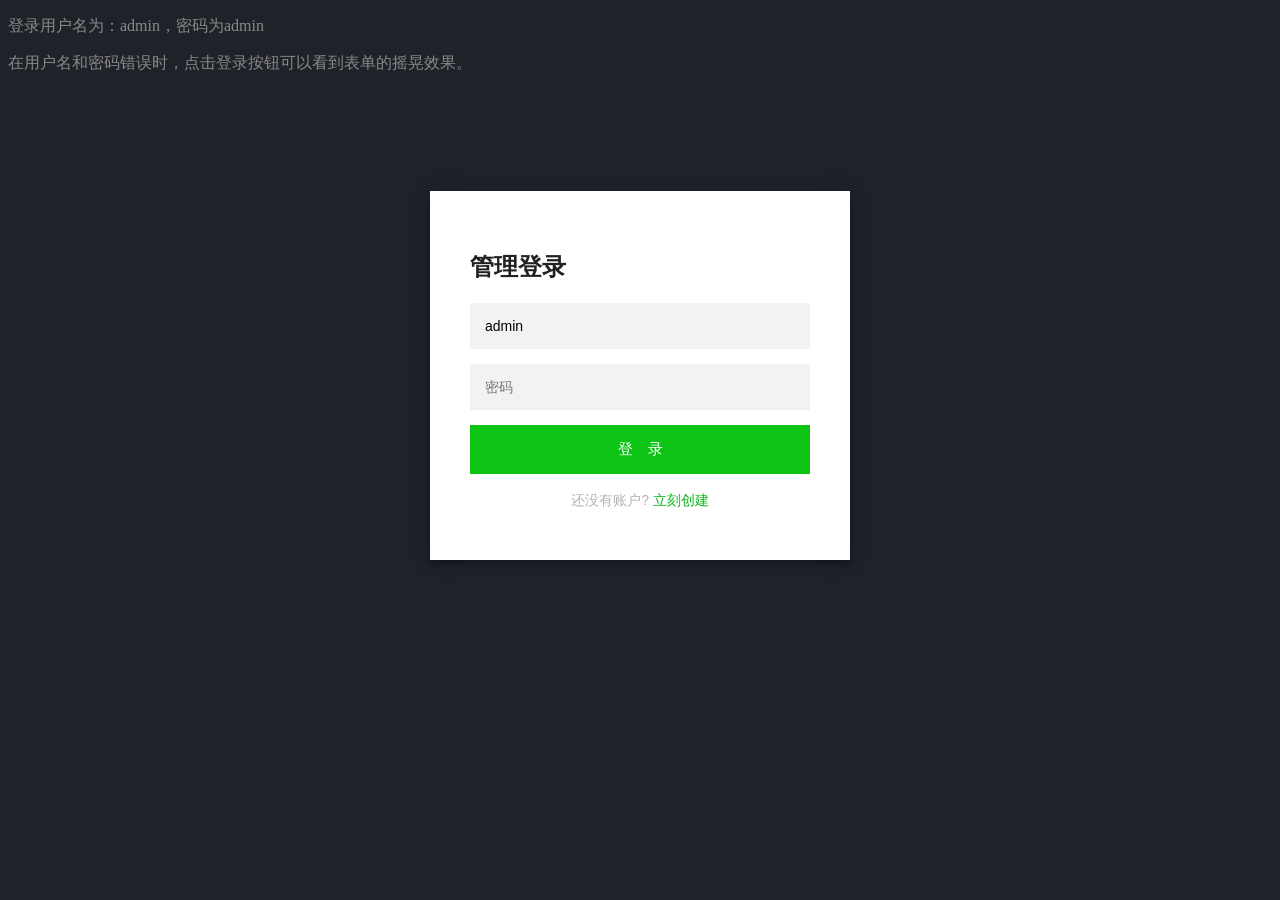
<file: login.html>
<!DOCTYPE html>
<html lang="zh">
<head>
<meta charset="UTF-8">
<meta http-equiv="X-UA-Compatible" content="IE=edge,chrome=1">
<meta name="viewport" content="width=device-width, initial-scale=1.0">
<title>带摇晃特效的扁平风格登录注册表单界面</title>
<link rel="stylesheet" type="text/css" href="css/login.css">
</head>
<body>
<p class="center">登录用户名为：admin，密码为admin</p>
<p class="center">在用户名和密码错误时，点击登录按钮可以看到表单的摇晃效果。</p>
<div id="wrapper" class="login-page">
<div id="login_form" class="form">
<form class="register-form">
<input type="text" placeholder="用户名" value="admin" id="r_user_name" />
<input type="password" placeholder="密码" id="r_password" />
<input type="text" placeholder="电子邮件" id="r_emial" />
<button id="create">创建账户</button>
<p class="message">已经有了一个账户? <a href="#">立刻登录</a></p>
</form>
<form class="login-form">
 <h2>管理登录</h2>
<input type="text" placeholder="用户名" value="admin" id="user_name" />
<input type="password" placeholder="密码" id="password" />
<button id="login">登　录</button>
<p class="message">还没有账户? <a href="#">立刻创建</a></p>
</form>
</div>
</div>
<script src="http://www.jq22.com/jquery/jquery-1.10.2.js"></script>
<script type="text/javascript">
	function check_login()
	{
	 var name=$("#user_name").val();
	 var pass=$("#password").val();
	 if(name=="admin" && pass=="admin")
	 {
	  alert("登录成功！");
	  $("#user_name").val("");
	  $("#password").val("");
       $(location).attr('href', 'index.html');
	 }
	 else
	 {
	  $("#login_form").removeClass('shake_effect');  
	  setTimeout(function()
	  {
	   $("#login_form").addClass('shake_effect')
	  },1);  
	 }
	}
	function check_register(){
		var name = $("#r_user_name").val();
		var pass = $("#r_password").val();
		var email = $("r_email").val();
		if(name!="" && pass=="" && email != "")
		 {
		  alert("注册成功！");
		  $("#user_name").val("");
		  $("#password").val("");
		 }
		 else
		 {
		  $("#login_form").removeClass('shake_effect');  
		  setTimeout(function()
		  {
		   $("#login_form").addClass('shake_effect')
		  },1);  
		 }
	}
	$(function(){
		$("#create").click(function(){
			check_register();
			return false;
		})
		$("#login").click(function(){
			check_login();
			return false;
		})
		$('.message a').click(function () {
		    $('form').animate({
		        height: 'toggle',
		        opacity: 'toggle'
		    }, 'slow');
		});
	})
	</script>
</body>
</html>
</file>
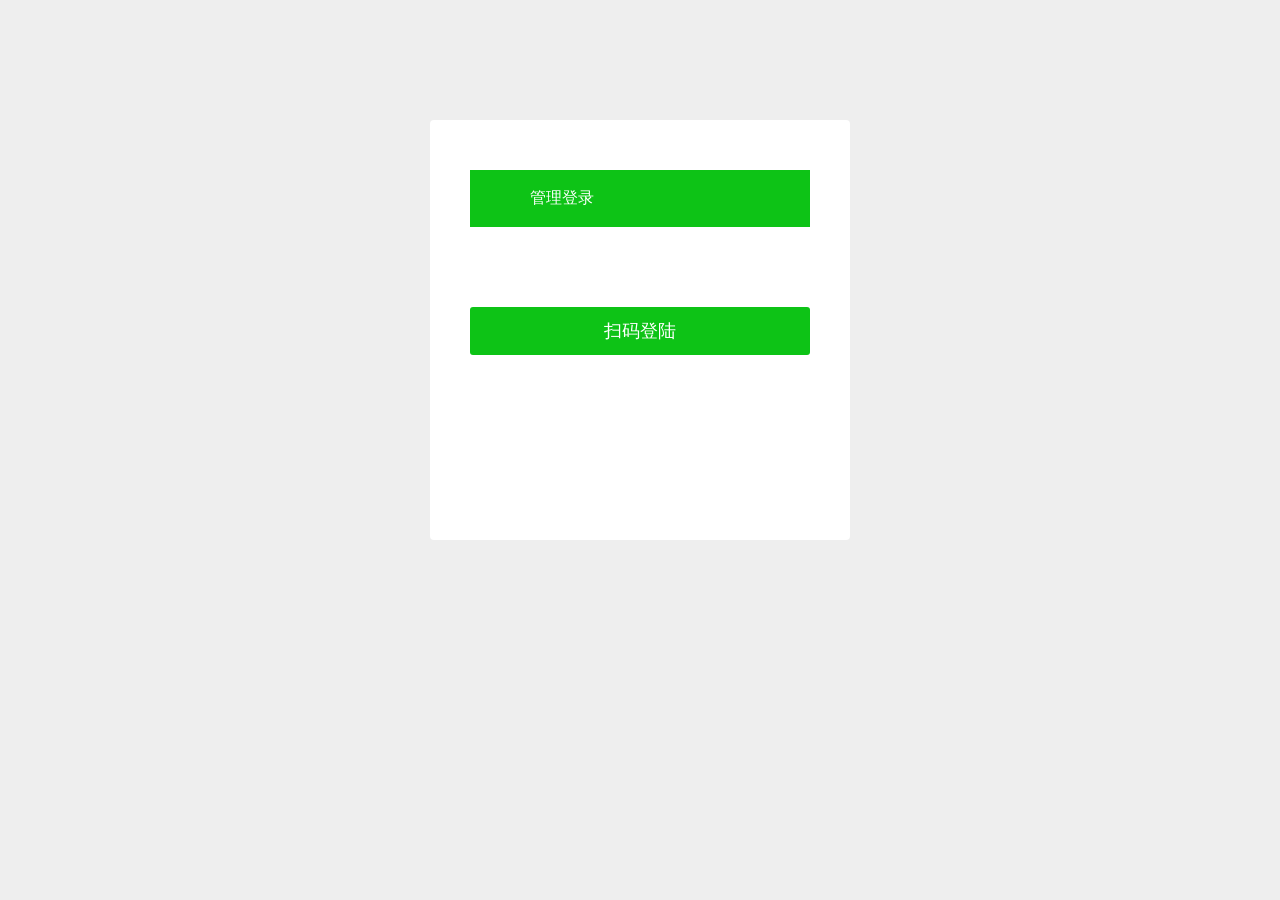
<file: login2.html>
<!doctype html>
<html lang="en">
<head>
	<meta charset="UTF-8">
	<title>后台登录</title>
	<meta name="renderer" content="webkit|ie-comp|ie-stand">
    <meta http-equiv="X-UA-Compatible" content="IE=edge,chrome=1">
    <meta name="viewport" content="width=device-width,user-scalable=yes, minimum-scale=0.4, initial-scale=0.8,target-densitydpi=low-dpi" />
    <meta http-equiv="Cache-Control" content="no-siteapp" />

    <link rel="shortcut icon" href="/favicon.ico" type="image/x-icon" />
    <link rel="stylesheet" href="css/font.css">
	<link rel="stylesheet" href="css/xadmin.css">
    <script src="http://www.jq22.com/jquery/jquery-1.10.2.js"></script>
    <script src="lib/layui/layui.js" charset="utf-8"></script>
    <script type="text/javascript" src="js/xadmin.js"></script>

<!--    <script src="https://g.alicdn.com/dingding/dinglogin/0.0.5/ddLogin.js"></script>-->

</head>
<body class="login-bg">
<!--<p class="center">登录用户名为：admin，密码为123456</p>-->
    <div class="login layui-anim layui-anim-up">
        <div class="message">管理登录</div>
        <div id="darkbannerwrap"></div>
        
        <form method="post" class="layui-form" >
<!--            <input name="username" placeholder="用户名"  type="text" lay-verify="required" class="layui-input" value="admin">-->
            <hr class="hr15">
<!--            <input name="password" lay-verify="required" placeholder="密码"  type="password" class="layui-input">-->
            <hr class="hr15">
<!--            <input value="登录" style="background:#0dc316;" lay-submit lay-filter="login" style="width:100%;" type="submit">-->
            <hr class="hr20" >
            <input id="login" value="扫码登陆" style="background:#0dc316;"  style="width:100%;" type="button"  >
        </form>
    </div>

    <script>
        $(function  () {
            layui.use('form', function(){
              var form = layui.form;
              // layer.msg('玩命卖萌中', function(){
              //   //关闭后的操作
              //   });
              //监听提交
              form.on('submit(login)', function(data){
                // alert(888)
                layer.msg(JSON.stringify(data.field),function(){
                    location.href='index.html'
                });
                return false;
              });


              $("#login").on("click",(res)=>{
                  window.location.href = "https://oapi.dingtalk.com/connect/qrconnect?appid=dingoaaesctikkvs9ptd7m&response_type=code&scope=snsapi_login&state=STATE&redirect_uri=http://124.202.145.102:8995/fdproject/index.html"
              });



            });
        })

        
    </script>

    
    <!-- 底部结束 -->
</body>
</html>
</file>
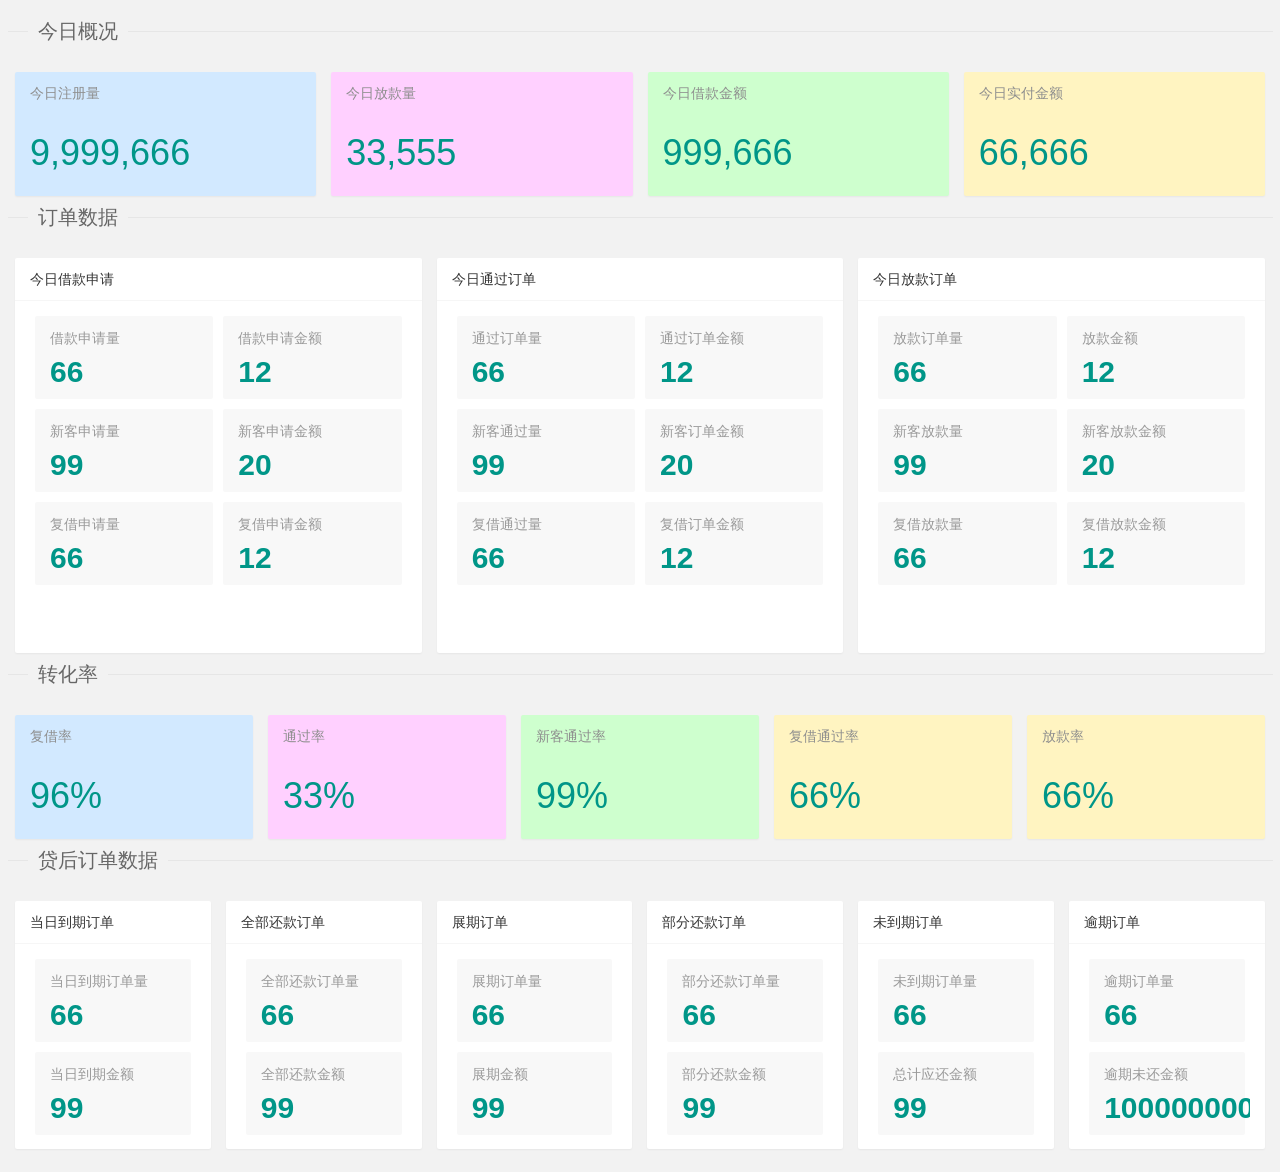
<file: html/console.html>
<!DOCTYPE html>
<html>
<head>
    <meta charset="utf-8">
    <title>layuiAdmin 控制台主页一</title>
    <meta name="renderer" content="webkit">
    <meta http-equiv="X-UA-Compatible" content="IE=edge,chrome=1">
    <meta name="viewport"
          content="width=device-width, initial-scale=1.0, minimum-scale=1.0, maximum-scale=1.0, user-scalable=0">
    <link rel="stylesheet" href="../css/xadmin.css">

</head>
<body>

<div class="layui-fluid">
    <div class="layui-row layui-col-space15">
        <div class="layui-col-md12">
            <div class="layui-row layui-col-space15">
                <fieldset class="layui-elem-field layui-field-title">
                    <legend>今日概况</legend>
                </fieldset>
                <div class="layui-col-sm6 layui-col-md3">
                    <div style="background:#D2E9FF;" class="layui-card">
                        <div style="color: #8E8E8E;border-bottom:1px solid #D2E9FF;" class="layui-card-header">
                            今日注册量
                            <!--                            <span style="color:#42B8F1" class="layui-badge layui-bg-blue layuiadmin-badge">注册</span>-->
                        </div>
                        <div class="layui-card-body layuiadmin-card-list">
                            <p style="color: #009688;" class="layuiadmin-big-font">9,999,666</p>
                            <!--                            <p>-->
                            <!--                                总计访问量-->
                            <!--                                <span class="layuiadmin-span-color">88万 <i class="layui-inline layui-icon layui-icon-flag"></i></span>-->
                            <!--                            </p>-->
                        </div>
                    </div>
                </div>
                <div class="layui-col-sm6 layui-col-md3">
                    <div style="background:#FFD0FF " class="layui-card">
                        <div style="color:#8E8E8E;border-bottom:1px solid #FFD0FF;" class="layui-card-header">
                            今日放款量
                            <!--                            <span style="color:#ffffff;" class="layui-badge layui-bg-cyan layuiadmin-badge">放款</span>-->
                        </div>
                        <div class="layui-card-body layuiadmin-card-list">
                            <p style="color:#009688;" class="layuiadmin-big-font">33,555</p>
                            <!--                            <p>-->
                            <!--                                新下载-->
                            <!--                                <span class="layuiadmin-span-color">10% <i class="layui-inline layui-icon layui-icon-face-smile-b"></i></span>-->
                            <!--                            </p>-->
                        </div>
                    </div>
                </div>
                <div class="layui-col-sm6 layui-col-md3">
                    <div style="background:#CEFFCE " class="layui-card">
                        <div style="color:#8E8E8E;border-bottom:1px solid #CEFFCE;" class="layui-card-header">
                            今日借款金额
                            <!--                            <span style="color:#00DB00;" class="layui-badge layui-bg-green layuiadmin-badge">借款</span>-->
                        </div>
                        <div class="layui-card-body layuiadmin-card-list">

                            <p style="color:#009688;" class="layuiadmin-big-font">999,666</p>
                            <!--                            <p>-->
                            <!--                                总收入-->
                            <!--                                <span class="layuiadmin-span-color">*** <i class="layui-inline layui-icon layui-icon-dollar"></i></span>-->
                            <!--                            </p>-->
                        </div>
                    </div>
                </div>
                <div class="layui-col-sm6 layui-col-md3">
                    <div style="background:#FFF4C1 " class="layui-card">
                        <div style="color:#8E8E8E;border-bottom:1px solid #FFF4C1;" class="layui-card-header">
                            今日实付金额
                            <!--                            <span style="color:#EAC100;" class="layui-badge layui-bg-orange layuiadmin-badge">实付</span>-->
                        </div>
                        <div class="layui-card-body layuiadmin-card-list">

                            <p style="color:#009688;" class="layuiadmin-big-font">66,666</p>
                            <!--                            <p>-->
                            <!--                                最近一个月-->
                            <!--                                <span class="layuiadmin-span-color">15% <i class="layui-inline layui-icon layui-icon-user"></i></span>-->
                            <!--                            </p>-->
                        </div>
                    </div>
                </div>


                <fieldset class="layui-elem-field layui-field-title">
                    <legend>订单数据</legend>
                </fieldset>
                <div class="layui-col-md4">
                    <div class="layui-card">
                        <div class="layui-card-header">今日借款申请</div>
                        <div class="layui-card-body">
                            <div class="layui-carousel layadmin-carousel layadmin-backlog layadmin-dataview">
                                <div carousel-item>
                                    <ul class="layui-row layui-col-space10">
                                        <li class="layui-col-xs6">
                                            <a lay-href="app/content/comment.html" class="layadmin-backlog-body">
                                                <h3>借款申请量</h3>
                                                <p><cite>66</cite></p>
                                            </a>
                                        </li>
                                        <li class="layui-col-xs6">
                                            <a lay-href="app/forum/list.html" class="layadmin-backlog-body">
                                                <h3>借款申请金额</h3>
                                                <p><cite>12</cite></p>
                                            </a>
                                        </li>
                                        <li class="layui-col-xs6">
                                            <a lay-href="template/goodslist.html" class="layadmin-backlog-body">
                                                <h3>新客申请量</h3>
                                                <p><cite>99</cite></p>
                                            </a>
                                        </li>
                                        <li class="layui-col-xs6">
                                            <a href="javascript:;" onclick="layer.tips('不跳转', this, {tips: 3});"
                                               class="layadmin-backlog-body">
                                                <h3>新客申请金额</h3>
                                                <p><cite>20</cite></p>
                                            </a>
                                        </li>
                                        <li class="layui-col-xs6">
                                            <a lay-href="app/content/comment.html" class="layadmin-backlog-body">
                                                <h3>复借申请量</h3>
                                                <p><cite>66</cite></p>
                                            </a>
                                        </li>

                                        <li class="layui-col-xs6">
                                            <a lay-href="app/forum/list.html" class="layadmin-backlog-body">
                                                <h3>复借申请金额</h3>
                                                <p><cite>12</cite></p>
                                            </a>
                                        </li>
                                    </ul>
                                </div>
                            </div>
                        </div>
                    </div>
                </div>
                <div class="layui-col-md4">
                    <div class="layui-card">
                        <div class="layui-card-header">今日通过订单</div>
                        <div class="layui-card-body">
                            <div class="layui-carousel layadmin-carousel layadmin-backlog layadmin-dataview">
                                <div carousel-item>
                                    <ul class="layui-row layui-col-space10">
                                        <li class="layui-col-xs6">
                                            <a lay-href="app/content/comment.html" class="layadmin-backlog-body">
                                                <h3>通过订单量</h3>
                                                <p><cite>66</cite></p>
                                            </a>
                                        </li>
                                        <li class="layui-col-xs6">
                                            <a lay-href="app/forum/list.html" class="layadmin-backlog-body">
                                                <h3>通过订单金额</h3>
                                                <p><cite>12</cite></p>
                                            </a>
                                        </li>
                                        <li class="layui-col-xs6">
                                            <a lay-href="template/goodslist.html" class="layadmin-backlog-body">
                                                <h3>新客通过量</h3>
                                                <p><cite>99</cite></p>
                                            </a>
                                        </li>
                                        <li class="layui-col-xs6">
                                            <a href="javascript:;" onclick="layer.tips('不跳转', this, {tips: 3});"
                                               class="layadmin-backlog-body">
                                                <h3>新客订单金额</h3>
                                                <p><cite>20</cite></p>
                                            </a>
                                        </li>
                                        <li class="layui-col-xs6">
                                            <a lay-href="app/content/comment.html" class="layadmin-backlog-body">
                                                <h3>复借通过量</h3>
                                                <p><cite>66</cite></p>
                                            </a>
                                        </li>


                                        <li class="layui-col-xs6">
                                            <a lay-href="app/forum/list.html" class="layadmin-backlog-body">
                                                <h3>复借订单金额</h3>
                                                <p><cite>12</cite></p>
                                            </a>
                                        </li>
                                    </ul>
                                </div>
                            </div>
                        </div>
                    </div>
                </div>
                <div class="layui-col-md4">
                    <div class="layui-card">
                        <div class="layui-card-header">今日放款订单</div>
                        <div class="layui-card-body">
                            <div class="layui-carousel layadmin-carousel layadmin-backlog layadmin-dataview">
                                <div carousel-item>
                                    <ul class="layui-row layui-col-space10">
                                        <li class="layui-col-xs6">
                                            <a lay-href="app/content/comment.html" class="layadmin-backlog-body">
                                                <h3>放款订单量</h3>
                                                <p><cite>66</cite></p>
                                            </a>
                                        </li>
                                        <li class="layui-col-xs6">
                                            <a lay-href="app/forum/list.html" class="layadmin-backlog-body">
                                                <h3>放款金额</h3>
                                                <p><cite>12</cite></p>
                                            </a>
                                        </li>
                                        <li class="layui-col-xs6">
                                            <a lay-href="template/goodslist.html" class="layadmin-backlog-body">
                                                <h3>新客放款量</h3>
                                                <p><cite>99</cite></p>
                                            </a>
                                        </li>
                                        <li class="layui-col-xs6">
                                            <a href="javascript:;" onclick="layer.tips('不跳转', this, {tips: 3});"
                                               class="layadmin-backlog-body">
                                                <h3>新客放款金额</h3>
                                                <p><cite>20</cite></p>
                                            </a>
                                        </li>
                                        <li class="layui-col-xs6">
                                            <a lay-href="app/content/comment.html" class="layadmin-backlog-body">
                                                <h3>复借放款量</h3>
                                                <p><cite>66</cite></p>
                                            </a>
                                        </li>


                                        <li class="layui-col-xs6">
                                            <a lay-href="app/forum/list.html" class="layadmin-backlog-body">
                                                <h3>复借放款金额</h3>
                                                <p><cite>12</cite></p>
                                            </a>
                                        </li>
                                    </ul>
                                </div>
                            </div>
                        </div>
                    </div>
                </div>
                <fieldset class="layui-elem-field layui-field-title">
                    <legend>转化率</legend>
                </fieldset>
                <div class="layui-col-sm6 layui-col-md2 hua-col-md2">
                    <div style="background:#D2E9FF;" class="layui-card">
                        <div style="color: #8E8E8E;border-bottom:1px solid #D2E9FF;" class="layui-card-header">
                            复借率
                            <!--                            <span style="color:#42B8F1" class="layui-badge layui-bg-blue layuiadmin-badge">注册</span>-->
                        </div>
                        <div class="layui-card-body layuiadmin-card-list">
                            <p style="color: #009688;" class="layuiadmin-big-font">96%</p>
                            <!--                            <p>-->
                            <!--                                总计访问量-->
                            <!--                                <span class="layuiadmin-span-color">88万 <i class="layui-inline layui-icon layui-icon-flag"></i></span>-->
                            <!--                            </p>-->
                        </div>
                    </div>
                </div>
                <div class="layui-col-sm6 layui-col-md2 hua-col-md2">
                    <div style="background:#FFD0FF " class="layui-card">
                        <div style="color:#8E8E8E;border-bottom:1px solid #FFD0FF;" class="layui-card-header">
                            通过率
                            <!--                            <span style="color:#ffffff;" class="layui-badge layui-bg-cyan layuiadmin-badge">放款</span>-->
                        </div>
                        <div class="layui-card-body layuiadmin-card-list">
                            <p style="color:#009688;" class="layuiadmin-big-font">33%</p>
                            <!--                            <p>-->
                            <!--                                新下载-->
                            <!--                                <span class="layuiadmin-span-color">10% <i class="layui-inline layui-icon layui-icon-face-smile-b"></i></span>-->
                            <!--                            </p>-->
                        </div>
                    </div>
                </div>
                <div class="layui-col-sm6 layui-col-md2 hua-col-md2">
                    <div style="background:#CEFFCE " class="layui-card">
                        <div style="color:#8E8E8E;border-bottom:1px solid #CEFFCE;" class="layui-card-header">
                            新客通过率
                            <!--                            <span style="color:#00DB00;" class="layui-badge layui-bg-green layuiadmin-badge">借款</span>-->
                        </div>
                        <div class="layui-card-body layuiadmin-card-list">

                            <p style="color:#009688;" class="layuiadmin-big-font">99%</p>
                            <!--                            <p>-->
                            <!--                                总收入-->
                            <!--                                <span class="layuiadmin-span-color">*** <i class="layui-inline layui-icon layui-icon-dollar"></i></span>-->
                            <!--                            </p>-->
                        </div>
                    </div>
                </div>
                <div class="layui-col-sm6 layui-col-md2 hua-col-md2">
                    <div style="background:#FFF4C1 " class="layui-card">
                        <div style="color:#8E8E8E;border-bottom:1px solid #FFF4C1;" class="layui-card-header">
                            复借通过率
                            <!--                            <span style="color:#EAC100;" class="layui-badge layui-bg-orange layuiadmin-badge">实付</span>-->
                        </div>
                        <div class="layui-card-body layuiadmin-card-list">

                            <p style="color:#009688;" class="layuiadmin-big-font">66%</p>
                            <!--                            <p>-->
                            <!--                                最近一个月-->
                            <!--                                <span class="layuiadmin-span-color">15% <i class="layui-inline layui-icon layui-icon-user"></i></span>-->
                            <!--                            </p>-->
                        </div>
                    </div>
                </div>
                <div class="layui-col-sm6 layui-col-md2 hua-col-md2">
                    <div style="background:#FFF4C1 " class="layui-card">
                        <div style="color:#8E8E8E;border-bottom:1px solid #FFF4C1;" class="layui-card-header">
                            放款率
                            <!--                            <span style="color:#EAC100;" class="layui-badge layui-bg-orange layuiadmin-badge">实付</span>-->
                        </div>
                        <div class="layui-card-body layuiadmin-card-list">

                            <p style="color:#009688;" class="layuiadmin-big-font">66%</p>
                            <!--                            <p>-->
                            <!--                                最近一个月-->
                            <!--                                <span class="layuiadmin-span-color">15% <i class="layui-inline layui-icon layui-icon-user"></i></span>-->
                            <!--                            </p>-->
                        </div>
                    </div>
                </div>
                <fieldset class="layui-elem-field layui-field-title">
                    <legend>贷后订单数据</legend>
                </fieldset>
                <div class="layui-col-md2">
                    <div class="layui-card">
                        <div class="layui-card-header">当日到期订单</div>
                        <div class="layui-card-body">
                            <div class="layui-carousel layadmin-carousel layadmin-backlog">
                                <div carousel-item>
                                    <ul class="layui-row layui-col-space10">
                                        <li class="layui-col-xs12">
                                            <a lay-href="app/content/comment.html" class="layadmin-backlog-body">
                                                <h3>当日到期订单量</h3>
                                                <p><cite>66</cite></p>
                                            </a>
                                        </li>
                                        <li class="layui-col-xs12">
                                            <a lay-href="template/goodslist.html" class="layadmin-backlog-body">
                                                <h3>当日到期金额</h3>
                                                <p><cite>99</cite></p>
                                            </a>
                                        </li>
                                    </ul>
                                </div>
                            </div>
                        </div>
                    </div>
                </div>
                <div class="layui-col-md2">
                    <div class="layui-card">
                        <div class="layui-card-header">全部还款订单</div>
                        <div class="layui-card-body">
                            <div class="layui-carousel layadmin-carousel layadmin-backlog">
                                <div carousel-item>
                                    <ul class="layui-row layui-col-space10">
                                        <li class="layui-col-xs12">
                                            <a lay-href="app/content/comment.html" class="layadmin-backlog-body">
                                                <h3>全部还款订单量</h3>
                                                <p><cite>66</cite></p>
                                            </a>
                                        </li>
                                        <li class="layui-col-xs12">
                                            <a lay-href="template/goodslist.html" class="layadmin-backlog-body">
                                                <h3>全部还款金额</h3>
                                                <p><cite>99</cite></p>
                                            </a>
                                        </li>
                                    </ul>
                                </div>
                            </div>
                        </div>
                    </div>
                </div>
                <div class="layui-col-md2">
                    <div class="layui-card">
                        <div class="layui-card-header">展期订单</div>
                        <div class="layui-card-body">
                            <div class="layui-carousel layadmin-carousel layadmin-backlog">
                                <div carousel-item>
                                    <ul class="layui-row layui-col-space10">
                                        <li class="layui-col-xs12">
                                            <a lay-href="app/content/comment.html" class="layadmin-backlog-body">
                                                <h3>展期订单量</h3>
                                                <p><cite>66</cite></p>
                                            </a>
                                        </li>
                                        <li class="layui-col-xs12">
                                            <a lay-href="template/goodslist.html" class="layadmin-backlog-body">
                                                <h3>展期金额</h3>
                                                <p><cite>99</cite></p>
                                            </a>
                                        </li>
                                    </ul>
                                </div>
                            </div>
                        </div>
                    </div>
                </div>
                <div class="layui-col-md2">
                    <div class="layui-card">
                        <div class="layui-card-header">部分还款订单</div>
                        <div class="layui-card-body">
                            <div class="layui-carousel layadmin-carousel layadmin-backlog">
                                <div carousel-item>
                                    <ul class="layui-row layui-col-space10">
                                        <li class="layui-col-xs12">
                                            <a lay-href="app/content/comment.html" class="layadmin-backlog-body">
                                                <h3>部分还款订单量</h3>
                                                <p><cite>66</cite></p>
                                            </a>
                                        </li>
                                        <li class="layui-col-xs12">
                                            <a lay-href="template/goodslist.html" class="layadmin-backlog-body">
                                                <h3>部分还款金额</h3>
                                                <p><cite>99</cite></p>
                                            </a>
                                        </li>
                                    </ul>
                                </div>
                            </div>
                        </div>
                    </div>
                </div>
                <div class="layui-col-md2">
                    <div class="layui-card">
                        <div class="layui-card-header">未到期订单</div>
                        <div class="layui-card-body">
                            <div class="layui-carousel layadmin-carousel layadmin-backlog">
                                <div carousel-item>
                                    <ul class="layui-row layui-col-space10">
                                        <li class="layui-col-xs12">
                                            <a lay-href="app/content/comment.html" class="layadmin-backlog-body">
                                                <h3>未到期订单量</h3>
                                                <p><cite>66</cite></p>
                                            </a>
                                        </li>
                                        <li class="layui-col-xs12">
                                            <a lay-href="template/goodslist.html" class="layadmin-backlog-body">
                                                <h3>总计应还金额</h3>
                                                <p><cite>99</cite></p>
                                            </a>
                                        </li>
                                    </ul>
                                </div>
                            </div>
                        </div>
                    </div>
                </div>
                <div class="layui-col-md2">
                    <div class="layui-card">
                        <div class="layui-card-header">逾期订单</div>
                        <div class="layui-card-body">
                            <div class="layui-carousel layadmin-carousel layadmin-backlog">
                                <div carousel-item>
                                    <ul class="layui-row layui-col-space10">
                                        <li class="layui-col-xs12">
                                            <a lay-href="app/content/comment.html" class="layadmin-backlog-body">
                                                <h3>逾期订单量</h3>
                                                <p><cite>66</cite></p>
                                            </a>
                                        </li>
                                        <li class="layui-col-xs12">
                                            <a lay-href="template/goodslist.html" class="layadmin-backlog-body">
                                                <h3>逾期未还金额</h3>
                                                <p><cite>10000000000</cite></p>
                                            </a>
                                        </li>
                                    </ul>
                                </div>
                            </div>
                        </div>
                    </div>
                </div>


            </div>
        </div>
    </div>
</div>

<script src="../tools/layuiadmin/layui/layui.js?t=1"></script>
<script>
    layui.config({
        base: '../tools/layuiadmin/' //静态资源所在路径
    }).extend({
        index: 'lib/index' //主入口模块
    }).use(['index', 'console']);
</script>
</body>
</html>
</file>
<file: css/login.css>
.login-page {
	width: 420px;
	padding: 8% 0 0;
	margin: auto;
}
.form {
	position: relative;
	z-index: 1;
	background: #fff;
	max-width: 400px;
	margin: 0 auto 100px;
	padding: 40px 40px 50px;
	text-align: center;
	box-shadow: 0 0 20px 0 rgba(0, 0, 0, 0.2), 0 5px 5px 0 rgba(0, 0, 0, 0.24);
}
.form input {
	font-family: "Roboto", sans-serif;
	outline: 0;
	background: #f2f2f2;
	width: 100%;
	border: 0;
	margin: 0 0 15px;
	padding: 15px;
	box-sizing: border-box;
	font-size: 14px;
}
.form button {
	font-family: "Microsoft YaHei", "Roboto", sans-serif;
	text-transform: uppercase;
	outline: 0;
	background: #0dc316;
	width: 100%;
	border: 0;
	padding: 15px;
	color: #FFFFFF;
	font-size: 15px;
	-webkit-transition: all 0.3 ease;
	transition: all 0.3 ease;
	cursor: pointer;
}
.form button:hover, .form button:active, .form button:focus {
	background: #0eb618;
}
.form .message {
	margin: 18px 0 0;
	color: #b3b3b3;
	font-size: 14px;
}
.form .message a {
	color: #0eb618;
	text-decoration: none;
}
.form .register-form {
	display: none;
}
.container {
	position: relative;
	z-index: 1;
	max-width: 300px;
	margin: 0 auto;
}
.container:before, .container:after {
	content: "";
	display: block;
	clear: both;
}
.container .info {
	margin: 50px auto;
	text-align: center;
}
.container .info h1 {
	margin: 0 0 15px;
	padding: 0;
	font-size: 36px;
	font-weight: 300;
	color: #1a1a1a;
}
.container .info span {
	color: #4d4d4d;
	font-size: 12px;
}
.container .info span a {
	color: #000000;
	text-decoration: none;
}
.container .info span .fa {
	color: #EF3B3A;
}
.login-form h2{ font-size:24px; color:#212121; font-weight:600; text-align:left;}
body {
	background: #20222A; /* fallback for old browsers */
	font-family: "microsoft", sans-serif;
	-webkit-font-smoothing: antialiased;
	-moz-osx-font-smoothing: grayscale;
}
.shake_effect {
	-webkit-animation-name: shake;
	animation-name: shake;
	-webkit-animation-duration: 1s;
	animation-duration: 1s;
}
 @-webkit-keyframes shake {
 from, to {
 -webkit-transform: translate3d(0, 0, 0);
 transform: translate3d(0, 0, 0);
}
 10%, 30%, 50%, 70%, 90% {
 -webkit-transform: translate3d(-10px, 0, 0);
 transform: translate3d(-10px, 0, 0);
}
 20%, 40%, 60%, 80% {
 -webkit-transform: translate3d(10px, 0, 0);
 transform: translate3d(10px, 0, 0);
}
}
 @keyframes shake {
 from, to {
 -webkit-transform: translate3d(0, 0, 0);
 transform: translate3d(0, 0, 0);
}
 10%, 30%, 50%, 70%, 90% {
 -webkit-transform: translate3d(-10px, 0, 0);
 transform: translate3d(-10px, 0, 0);
}
 20%, 40%, 60%, 80% {
 -webkit-transform: translate3d(10px, 0, 0);
 transform: translate3d(10px, 0, 0);
}
}
p.center {
	color: #888;
	font-family: "Microsoft YaHei";
}
/* CSS Document */
</file>
<file: css/font.css>
@font-face {
  font-family: 'iconfont';
  src: url('../fonts/iconfont.eot');
  src: url('../fonts/iconfont.eot?#iefix') format('embedded-opentype'),
  url('../fonts/iconfont.woff') format('woff'),
  url('../fonts/iconfont.ttf') format('truetype'),
  url('../fonts/iconfont.svg#iconfont') format('svg');
}
.iconfont{
  font-family:"iconfont" !important;
  font-size:15px;font-style:normal;
  -webkit-font-smoothing: antialiased;
  -webkit-text-stroke-width: 0.2px;
  -moz-osx-font-smoothing: grayscale;
}
</file>
<file: css/xadmin.css>
@charset "utf-8";
@import url(../lib/layui/css/layui.css);
@import url(../tools/layuiadmin/style/admin.css);
@import url(../fonts/font1/iconfont.css);



* {
    margin: 0px;
    padding: 0px;
    font-family: "microsoft yahei", "Helvetica Neue", Helvetica, Arial, sans-serif;
}
.hide{
    display: none;
}
.layui-table-box,.layui-table-cell{
    text-align: center;
}
a {
    text-decoration: none;
}
a:hover{
    color:red;
}

html {
    width: 100%;
    height: 100%;
    overflow-x: hidden;
    overflow-y: auto;
}

body {
    width: 100%;
    min-height: 100%;
}

.button-style{
    position: relative;
    bottom: 2px;
}
.long-input{
    width: 200px;
}
.hua-careful{
    letter-spacing: 5px;
    color: #FF9797;
}
.layui-laypage-limits{
    position: relative;
    bottom: 2px;
}
.hua-input-line-margin{
    margin-top: 10px;
}
.login-bg {
    background: #eeeeee 0 0 no-repeat;
    background-size: cover;
    overflow: hidden;
}

.form-wrap {
    background: #f8f8f8;
    margin-top: 15px;
}

.login {
    margin: 120px auto 0 auto;
    min-height: 420px;
    max-width: 420px;
    padding: 40px;
    background-color: #ffffff;
    margin-left: auto;
    margin-right: auto;
    border-radius: 4px;
    /* overflow-x: hidden; */
    box-sizing: border-box;
}

.login a.logo {
    display: block;
    height: 58px;
    width: 167px;
    margin: 0 auto 30px auto;
    background-size: 167px 42px;
}
.layadmin-backlog-body h3 {
    /*padding-bottom: 10px;*/
    font-size: 14px;
}
.layadmin-backlog-body p cite{
    font-weight: bold;
}
.hua-col-md2 {
    width: 20%;
}
.login .message {
    margin: 10px 0 0 0;
    padding: 18px 10px 18px 60px;
    background: #0dc316;
    position: relative;
    color: #fff;
    font-size: 16px;
}

.login #darkbannerwrap {
    /*    background: url(../images/aiwrap.png);
    */
    width: 18px;
    height: 10px;
    margin: 0 0 20px -58px;
    position: relative;
}

.login input[type=text],
.login input[type=file],
.login input[type=password],
.login input[type=email], select {
    border: 1px solid #DCDEE0;
    vertical-align: middle;
    border-radius: 3px;
    height: 50px;
    padding: 0px 16px;
    font-size: 14px;
    color: #555555;
    outline: none;
    width: 100%;
    box-sizing: border-box;
}

.login input[type=text]:focus,
.login input[type=file]:focus,
.login input[type=password]:focus,
.login input[type=email]:focus, select:focus {
    border: 1px solid #27A9E3;
}

.login input[type=submit],
.login input[type=button] {
    display: inline-block;
    vertical-align: middle;
    padding: 12px 24px;
    margin: 0px;
    font-size: 18px;
    line-height: 24px;
    text-align: center;
    white-space: nowrap;
    vertical-align: middle;
    cursor: pointer;
    color: #ffffff;
    background-color: #189F92;
    border-radius: 3px;
    border: none;
    -webkit-appearance: none;
    outline: none;
    width: 100%;
}

.login hr {
    background: #fff 0 0 no-repeat;
}

.login hr.hr15 {
    height: 15px;
    border: none;
    margin: 0px;
    padding: 0px;
    width: 100%;
}

.login hr.hr20 {
    height: 20px;
    border: none;
    margin: 0px;
    padding: 0px;
    width: 100%;
}

.x-body {
    padding: 20px;
}

.x-nav {
    padding: 0 20px;
    position: relative;
    z-index: 99;
    border-bottom: 1px solid #e5e5e5;
    line-height: 39px;
    height: 39px;
    overflow: hidden;
}

xblock {
    display: block;
    margin-bottom: 10px;
    padding: 5px;
    padding-left: 6px;
    padding-right: 15px;
    line-height: 22px;
    /* border-left: 5px solid #15c142; */
    border-radius: 0 2px 2px 0;
    background-color: #f2f2f2;
}

.x-right {
    float: right;
}

.x-so {
    /*text-align: center;*/
    /*background: #f2f2f2 url() 0 0 no-repeat;*/
    margin-bottom: 20px;
}

.x-so input.layui-input {
    width: 150px;
}

.x-so .layui-form-label {
    display: inline-block;
}

.x-so input.layui-input, .x-so input.layui-btn {
    display: inline-block;
}

.x-red {
    color: red;
}

.x-a {
    color: #099641;
}

.x-a:hover {
    color: #077e37;
}

.x-sort {
    height: 30px;
}

.x-show {
    cursor: pointer;
}

.layui-form-switch {
    margin-top: 0px;
}

.layui-input:focus, .layui-textarea:focus {
    border-color: #15c142 !important;
}

.page {
    margin-top: 20px;
    text-align: center;

}

.page a {
    display: inline-block;
    background: #f5f5f5;
    color: #888;
    padding: 10px 13px;
    min-width: 15px;
    transition: background-color ease .5s;
    font-family: "microsoft yahei";
    border-radius: 3px;

}

.page span {
    display: inline-block;
    padding: 10px 10px;
    min-width: 15px;
}

.page span.current {
    display: inline-block;
    background: #15c142 0 0 no-repeat;
    color: #fff;
    padding: 10px 13px;
    min-width: 15px;
    border-radius: 3px;
}

.page .pagination li {
    display: inline-block;
    margin-right: 5px;
    text-align: center;
}

.page .pagination li.active span {
    background: #15c142 0 0 no-repeat;
    color: #fff;

}


/*登录样式*/
/*头部*/
.container {
    position: relative;
    top: 0px;
    right: 0px;
    width: 100%;
    height: 55px;
    background-color: #111;
    border-bottom: 1px solid rgba(0, 0, 0, 0.8);
}
.layui-elem-quote{
    background:white;
}
.layui-nav-itemed>a .layui-nav-more{
    border-color: black;
}
.right-top-box {
    z-index: 110;
    height: 51px;
    position: absolute;
    top: 0px;
    left: 221px;
    right: 0px;
    background: white;
    color: #000;
    /*width: 100%;*/
    /*margin-left: 221px;*/
}

.container .logo a {
    text-indent: 2em;
    background-color:#20222A;
    float: left;
    color: #fff;
    font-size: 18px;
    padding-left: 20px;
    line-height: 50px;
    width: 201px;
    transition: background-color ease .3s
}

.container .right {
    background-color: rgba(0, 0, 0, 0);
    float: right;
    transition: background-color ease .3s

}

.container .left_open {
    height: 55px;
    float: left;
}
.container .right_open {
    /*display: inline-block;*/
    height: 55px;
    float: right;
}
.container .left_open i {
    display: block;
    background: rgba(255, 255, 255, 0.1) 0 0 no-repeat;
    /*color: #fff;*/
    width: 32px;
    height: 32px;
    line-height: 32px;
    border-radius: 3px;
    text-align: center;
    margin-left: 10px;
    margin-top: 10px;
    cursor: pointer;
    transition: background-color ease .3s
}

.container .left_open i:hover {
    background: rgba(255, 255, 255, 0.3) 0 0 no-repeat;
}

.container .left {
    background-color: rgba(0, 0, 0, 0);
    float: left;

}

.container .layui-nav-item {
    line-height: 50px;
}

.container .layui-nav-more {
    top: 25px;
}

.container .layui-nav-child {
    top: 50px;
    left: 0px;
}

.container .layui-nav-child i {
    margin-right: 10px;
}

.layui-nav .layui-nav-item a {
    color: black;
    cursor: pointer;
}

.layui-nav .layui-nav-item > a:hover {
    color: #fff;
    cursor: pointer;
}

.layui-nav .layui-nav-child a {
    color: #333;
    cursor: pointer;
}

.left-nav-box {
    position: absolute;
    top: 50px;
    bottom: 0px;
    left: 0;
    z-index: 2;
    padding-top: 10px;
    background-color: #20222A;
    width: 220px;
    max-width: 220px;
    overflow: hidden;
    border-right: 1px solid #20222A;
}

.left-nav {
    position: absolute;
    left: 0;
    top: 0;
    right: -20px;
    bottom: 0;
    overflow-x: hidden;
    overflow-y: scroll;
}


.left-nav #nav > li {
    line-height: 30px;
    border-left: 4px solid #222324;
    transition: background-color ease .3s
}

.left-nav #nav > li:hover {
    background: #181818;
    border-left: 4px solid #42b8f1;
}

.left-nav #nav > li.open {
    border-left: 4px solid #42b8f1;
    background: #181818;
}


.left-nav #nav li a:hover {
    color: white;
}

.left-nav #nav .current {
    background: #41b8f0;
}

.left-nav #nav li a {
    font-size: 14px;
    padding: 12px 15px 12px 20px;
    display: block;
    cursor: pointer;
    color: #8e8e8e;
    transition: background-color ease .3s;
}

.left-nav #nav li a cite {
    font-size: 14px;
}

.left-nav #nav li .sub-menu {
    display: none;
}

.left-nav #nav li .opened {
    display: block;
    background: #454648;
}

.left-nav #nav li .opened:hover {
    background: #fff 0 0 no-repeat;
}

.left-nav #nav li .opened .current {
}

.left-nav #nav li .sub-menu li {
    background: #181818;
    transition: background-color ease .3s
    /*color: blue;*/
    /* background: #fff  0 0 no-repeat;*/
}

.left-nav #nav li .sub-menu li:hover {
    background: #303235;
    /*color: blue;*/
    /*background: #fff url() 0 0 no-repeat;*/
}

.left-nav #nav li .sub-menu li a {
    padding: 10px 15px 10px 30px;
    font-size: 14px;
    cursor: pointer;
    color: #8e8e8e;
}

.left-nav #nav li .sub-menu li .sub-menu li a {
    padding-left: 45px;
}

/*点击当前菜单显示效果*/
.menu-current {
    background: #42B8F1 !important;
}

.menu-current > a {
    color: #fff !important;
}

.left-nav #nav li .sub-menu li a:hover {
    color: #fff;
}

.left-nav #nav li .sub-menu li a i {
    font-size: 12px;
}

.left-nav #nav li a i {
    padding-right: 10px;
    padding-top: 8px;
    line-height: 14px;
}

.left-nav #nav li .nav_right {
    float: right;
    font-size: 16px;
}

.page a:hover {
    color: #fff;
    background: #969696;
}

.x-slide_left {
    width: 17px;
    height: 61px;
    /*background: url(../images/icon.png) 0 0 no-repeat;*/
    position: absolute;
    top: 200px;
    left: 221px;
    cursor: pointer;
    z-index: 3;
}

.page-content {
    position: absolute;
    top: 51px;
    right: 0;
    bottom: 0px;
    left: 221px;
    overflow: hidden;
    z-index: 10;
}

.page-content-bg {
    position: absolute;
    top: 46px;
    right: 0;
    bottom: 42px;
    left: 221px;
    height: 100%;
    background: rgba(0, 0, 0, 0.5);
url() 0 0 no-repeat;
    overflow: hidden;
    z-index: 100;
    display: none;
}

.page-content .tab {
    height: 100%;
    width: 100%;
    background: #EFEEF0 0 0 no-repeat;
    margin: 0px;
}

.page-content .layui-tab-title {
    /*padding-top: 5px;*/
    height: 35px;
    background: #FFFFFF 0 0 no-repeat;
    position: relative;
    z-index: 100;
}

.page-content .layui-tab-title li.home i {
    padding-right: 5px;
}

.page-content .layui-tab-title li.home .layui-tab-close {
    display: none;
}

.page-content .layui-tab-title li {
    line-height: 35px;
}

.page-content .layui-tab-title li .layui-tab-close {
    border-radius: 50%;
}


.page-content .layui-tab-title .layui-this:after {
    height: 36px;
}

.page-content .layui-tab-title .layui-this {
    background: #F2F2F2 0 0 no-repeat;
    /*/border-bottom: black 1px solid;*/
}

.page-content .layui-tab-title li.layui-this:after {
    width: 100%;
    border: none;
    height: 2px;
    background-color: #01AAFF;
}


.page-content .layui-tab-title .aaa:after {
    height: 36px;
}

.page-content .layui-tab-title .aaa {
    background: #F6F6F6 0 0 no-repeat;
    /*/border-bottom: black 1px solid;*/
}

.page-content .layui-tab-title li.aaa:after {
    width: 100%;
    border: none;
    height: 2px;
    background-color: #01AAFF;
}

.page-content .layui-tab-title li:after {
    content: '';
    position: absolute;
    top: 0;
    left: 0;
    width: 0;
    height: 2px;
    border-radius: 0;
    background-color: #01AAFF;
    transition: all .3s;
    -webkit-transition: all .3s;
}

.layui-nav-bar{
    background-color: #42B8F1;
    height: 2px;
}
.layui-nav .layui-nav-child dd.layui-this a, .layui-nav-child dd.layui-this {
    background-color: #42B8F1;
    color: white;
}



.right-top-box .layui-nav-item .ccc:after {
    height: 36px;
}

.right-top-box .layui-nav-item .ccc {
    background: #F6F6F6 0 0 no-repeat;
    /*/border-bottom: black 1px solid;*/
}

.right-top-box .layui-nav-item.ccc:after {
    width: 100%;
    border: none;
    height: 2px;
    background-color: #01AAFF;
}

.right-top-box .layui-nav-item:after {
    content: '';
    position: absolute;
    top: 0;
    left: 0;
    width: 0;
    height: 2px;
    border-radius: 0;
    background-color: #01AAFF;
    transition: all .3s;
    -webkit-transition: all .3s;
}









.page-content .layui-tab-bar {
    height: 34px;
    line-height: 35px;
}

.page-content .layui-tab-content {
    position: absolute;
    top: 36px;
    bottom: 0px;
    width: 100%;
    height: 90%;
    background: #fff 0 0 no-repeat;
    padding: 0px;
    overflow: hidden;
}

.page-content .layui-tab-content .layui-tab-item {
    width: 100%;
    height: 100%;

}

.page-content .layui-tab-content .layui-tab-item iframe {
    width: 100%;
    height: 100%;

}

.x-admin-carousel, .layui-carousel, .x-admin-carousel > [carousel-item] > * {
    background-color: #fff
}

.x-admin-backlog .x-admin-backlog-body {
    display: block;
    padding: 10px 15px;
    background-color: #f8f8f8;
    color: #999;
    border-radius: 2px;
    transition: all .3s;
    -webkit-transition: all .3s
}

.x-admin-backlog-body h3 {
    padding-bottom: 10px;
    font-size: 18px
}

.x-admin-backlog-body p cite {
    font-style: normal;
    font-size: 30px;
    font-weight: 300;
    color: #169f1d;
}

.x-admin-backlog-body:hover {
    background-color: #CFCFCF;
    color: #888
}

.welcome-footer {
    padding: 30px 0;
    line-height: 30px;
    text-align: center;
    background-color: #eee;
    color: #666;
    font-weight: 300;
}

body .layui-layout-admin .footer-demo {
    height: auto;
    padding: 15px 0;
    line-height: 26px;
}

.welcome-footer a {
    padding: 0 5px;
}

table th, table td {
    word-break: break-all;
}

.footer {
    position: fixed;
    bottom: 0px;
    width: 100%;
    background-color: #323436;
    text-align: center;
    font-size: 12px;
    border-top: 1px solid rgba(0, 0, 0, 0.1);
    line-height: 41px;
    color: #666;
    /*padding-left: 10px;*/
}

.footer .copyright {
    margin-left: 10px;
}

.hua-bq-foot{
    position: absolute;
    bottom: 0px;
    height: 4%;
    width: 100%;
    text-align: center;
}
@media screen and (max-width: 768px) {
    .fast-add {
        display: none;
    }

    .layui-nav .to-index {
        display: none;
    }

    .container .logo a {
        width: 140px;
    }

    .container .left_open {
        /*float: right;*/
    }

    .left-nav-box {
        left: -221px;
    }

    .page-content {
        left: 0px;
    }

    .page-content .layui-tab-content .layui-tab-item {
        -webkit-overflow-scrolling: touch;
        overflow-y: scroll;
    }

    .x-so input.layui-input {
        width: 100%;
        margin: 10px;
    }
}
</file>
